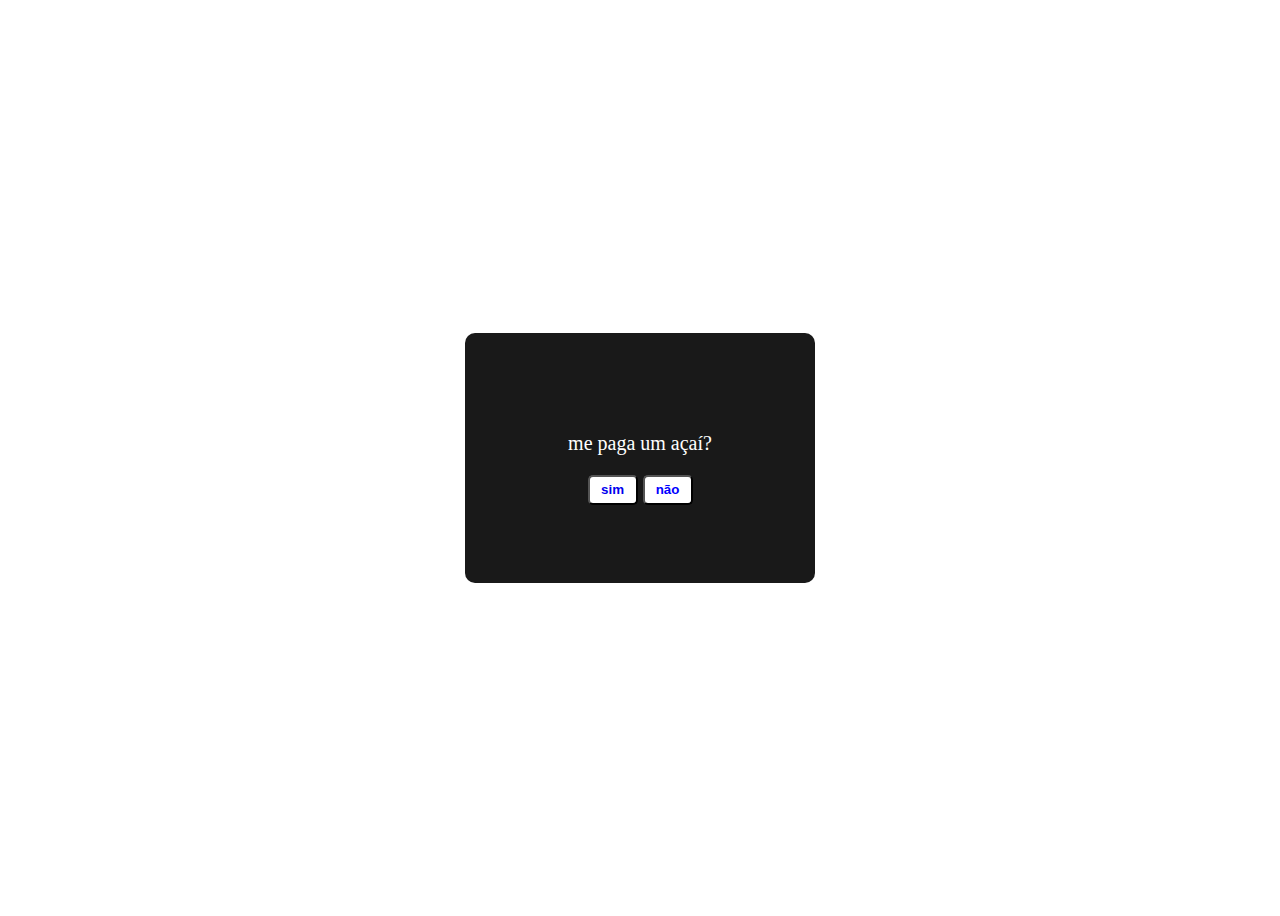
<file: index.html>
<html>
    <head>
        <style>
            body{
                display: flex;
                justify-content: center;
                align-items: center;
                height: 100vh;
            }

            a {
                text-decoration: none;
            }

            .box {
                font-size: 20px;
                color:white;
                height: 250px;
                width: 350px;
                border-radius: 10px;
                background: #191919;
                flex-direction: column;
                display: flex;
                align-items: center;
                justify-content: center;
            }

            .buttons-container {
                display: flex;
                justify-content: space-around;
                height: 50px;
                width: 150px;
            }
            
            button {
                height: 30px;
                width: 50px;
                background: white;
                border-radius: 5px;
                color: blue;
                font-weight: 600;
            }
        </style>
    </head>
    <body>
        <div class="box">
            <p>me paga um açaí?</p>
            <div>
                <button>
                    <a href="https://youtu.be/skVg5FlVKS0">sim</a>
                </button>
                <button id="no">não</button>
             </div>
        </div>
    
    <script> 

        let button =document.getElementById('no');
        let height =window.innerHeight - 50;
        let width =window.innerHeight - 50;
        button.addEventListener('mouseover', function () {
            button.style.position = "absolute";
            button.style.top = Math.random() *height + "px";
            button.style.left = Math.random() *width + "px";
            })
        
        </script>
        </body>
        </html>
</file>
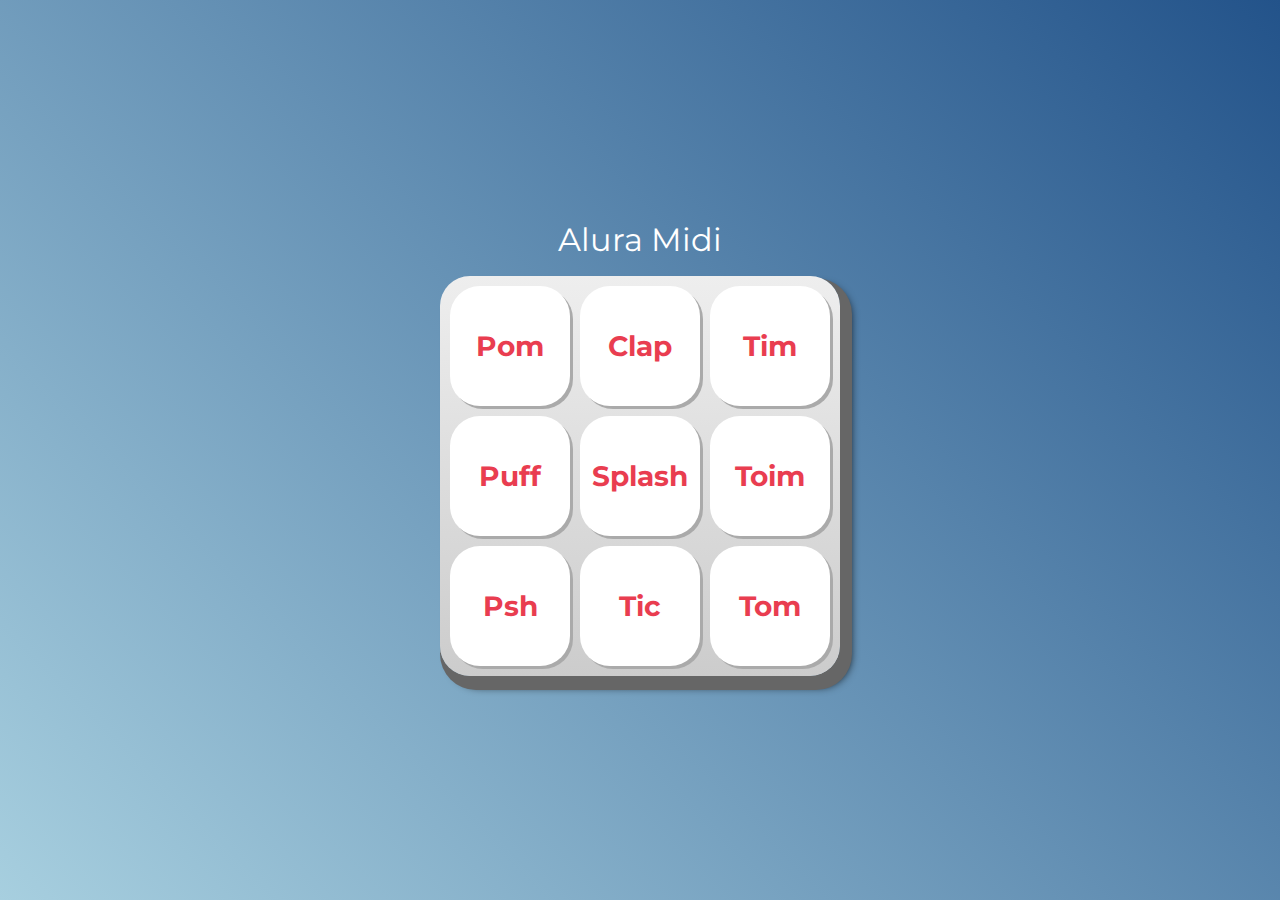
<file: aluramid-laura/index.html>
<!DOCTYPE html>
<html lang="pt-BR">
<head>
    <meta charset="UTF-8">
    <meta http-equiv="X-UA-Compatible" content="IE=edge">
    <meta name="viewport" content="width=device-width, initial-scale=1.0">

    <title>Alura MIDI</title>

    <link rel="preconnect" href="https://fonts.googleapis.com">
    <link rel="preconnect" href="https://fonts.gstatic.com" crossorigin>
    <link href="https://fonts.googleapis.com/css2?family=Montserrat:wght@500;600&display=swap" rel="stylesheet">

    <link rel="icon" type="image/png" href="images/bateria.png">
    <link rel="stylesheet" href="css/reset.css">
    <link rel="stylesheet" href="css/estilos.css">

</head>
<body>

    <h1>Alura Midi</h1>

    <section class="teclado">
        <button class="tecla tecla_pom">Pom</button>
        <button class="tecla tecla_clap">Clap</button>
        <button class="tecla tecla_tim">Tim</button>

        <button class="tecla tecla_puff">Puff</button>
        <button class="tecla tecla_splash">Splash</button>
        <button class="tecla tecla_toim">Toim</button>

        <button class="tecla tecla_psh">Psh</button>
        <button class="tecla tecla_tic">Tic</button>
        <button class="tecla tecla_tom">Tom</button>
    </section>

    <audio src="sounds/keyq.wav" id="som_tecla_pom"></audio>
    <audio src="sounds/keyw.wav" id="som_tecla_clap"></audio>
    <audio src="sounds/keye.wav" id="som_tecla_tim"></audio>
    <audio src="sounds/keya.wav" id="som_tecla_puff"></audio>
    <audio src="sounds/keys.wav" id="som_tecla_splash"></audio>
    <audio src="sounds/keyd.wav" id="som_tecla_toim"></audio>
    <audio src="sounds/keyz.wav" id="som_tecla_psh"></audio>
    <audio src="sounds/keyx.wav" id="som_tecla_tic"></audio>
    <audio src="sounds/keyc.wav" id="som_tecla_tom"></audio>
    <script src="main.js"></script>
</body>
</html>
</file>
<file: aluramid-laura/css/estilos.css>
:root {
  --cinza: #aaa;
  --vermelha: #e93d50;
  --vermelha-escura: #af303f;
  --branca: #fff;
  --luz: rgb(229, 255, 0);
}

body {
  align-items: center;
  background: linear-gradient(45deg, #a7cfdf 0%,#23538a 100%);
  display: flex;
  justify-content: center;
  flex-direction: column;
  font-family: 'Montserrat', sans-serif;
  min-height: 100vh;
}

h1 {
  color: var(--branca);
  margin-bottom: 20px;
  font-size: 2rem;
}

.teclado {
  background: linear-gradient(to bottom, #eeeeee 0%,#cccccc 100%);
  box-shadow: 6px 8px 0 6px #666, 10px 10px 10px #000;
  border-radius: 30px;
  display: grid;
  gap: 10px;
  grid-template-columns: repeat(3, 1fr);
  padding: 10px;
}

.tecla {
  background-color: var(--branca);
  border-radius: 30px;
  box-shadow: 3px 3px 0 var(--cinza);
  color: var(--vermelha);
  cursor: pointer;
  height: 120px;
  font-size: 1.75em;
  font-weight: bold;
  line-height: 120px;
  text-align: center;
  width: 120px;
}

.tecla.ativa,
.tecla:active {
  background-color: var(--vermelha);
  border: 4px solid  var(--vermelha);
  box-shadow: 3px 3px 0 var(--vermelha-escura) inset;
  color: var(--branca);
  outline: none;
}

.tecla.focus,
.tecla:focus {
  outline: none;
  box-shadow: 1px 1px 10px var(--luz);
}

.tecla.active:focus,
.tecla:active:focus {
  box-shadow: 3px 3px 0 var(--vermelha-escura) inset, 1px 1px 10px var(--luz);
}
</file>
